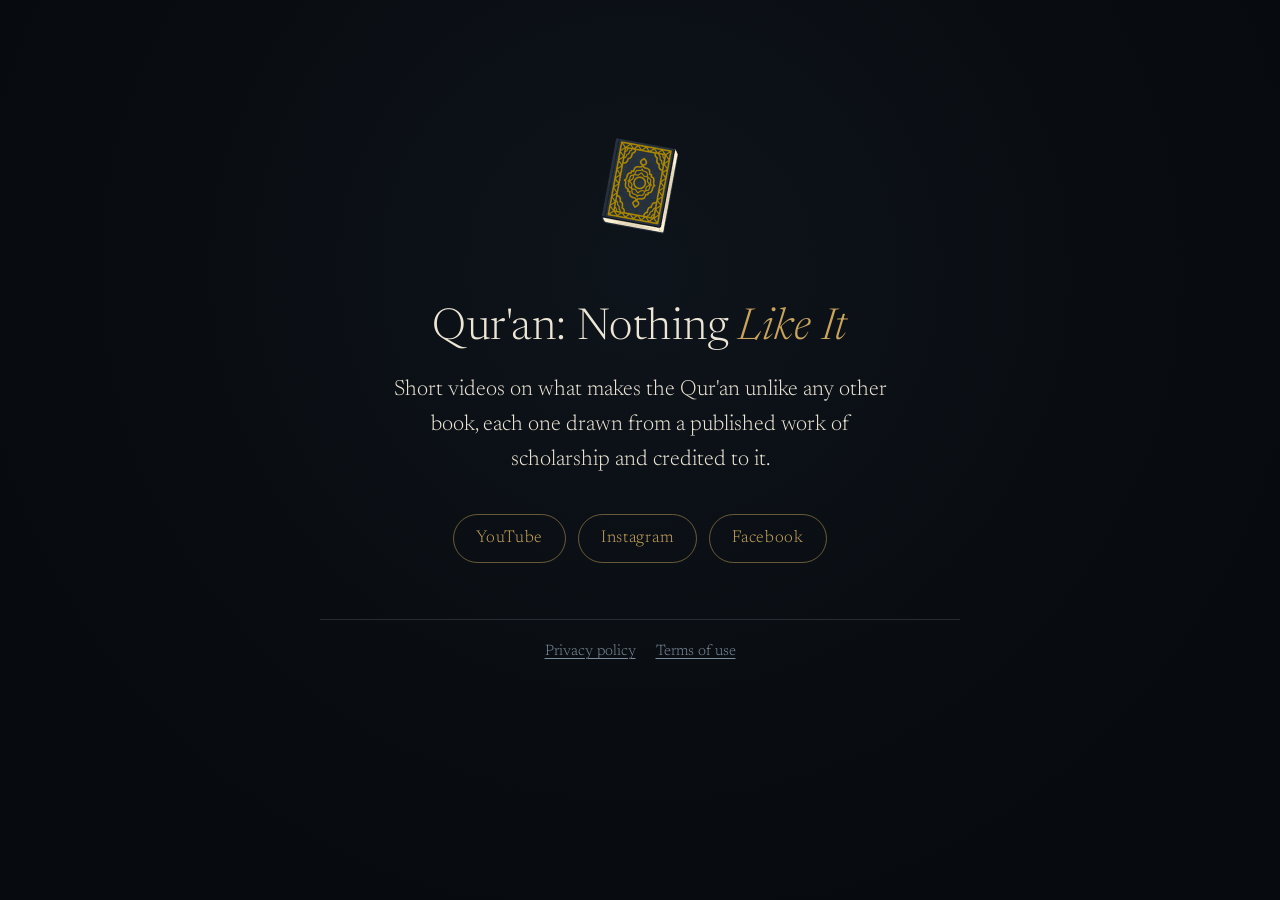
<file: index.html>
<!doctype html>
<html lang="en">
<head>
<meta charset="utf-8">
<meta name="viewport" content="width=device-width, initial-scale=1">
<title>Qur'an: Nothing Like It</title>
<meta name="description" content="Short videos on what makes the Qur'an unlike any other book, drawn from published scholarship.">
<link rel="icon" href="favicon.png">
<link rel="preconnect" href="https://fonts.googleapis.com">
<link rel="preconnect" href="https://fonts.gstatic.com" crossorigin>
<link href="https://fonts.googleapis.com/css2?family=Newsreader:ital,opsz,wght@0,6..72,300;0,6..72,400;1,6..72,300&display=swap" rel="stylesheet">
<link rel="stylesheet" href="style.css">
</head>
<body>
<main class="home">
  <img class="icon" src="icon.png" alt="An open Qur'an drawn in gold lines">
  <p class="wordmark">Qur'an: Nothing <em>Like It</em></p>
  <p class="lede">Short videos on what makes the Qur'an unlike any other book, each one drawn from a published work of scholarship and credited to it.</p>
  <nav class="channels" aria-label="Our channels">
    <a href="https://www.youtube.com/channel/UCLHwbd36Y7jf3jEWnOgt_kQ">YouTube</a>
    <a href="https://instagram.com/quran.nothing_like_it">Instagram</a>
    <a href="https://facebook.com/1340135412508253">Facebook</a>
  </nav>
  <footer>
    <a href="privacy.html">Privacy policy</a>
    <a href="terms.html">Terms of use</a>
  </footer>
</main>
</body>
</html>
</file>
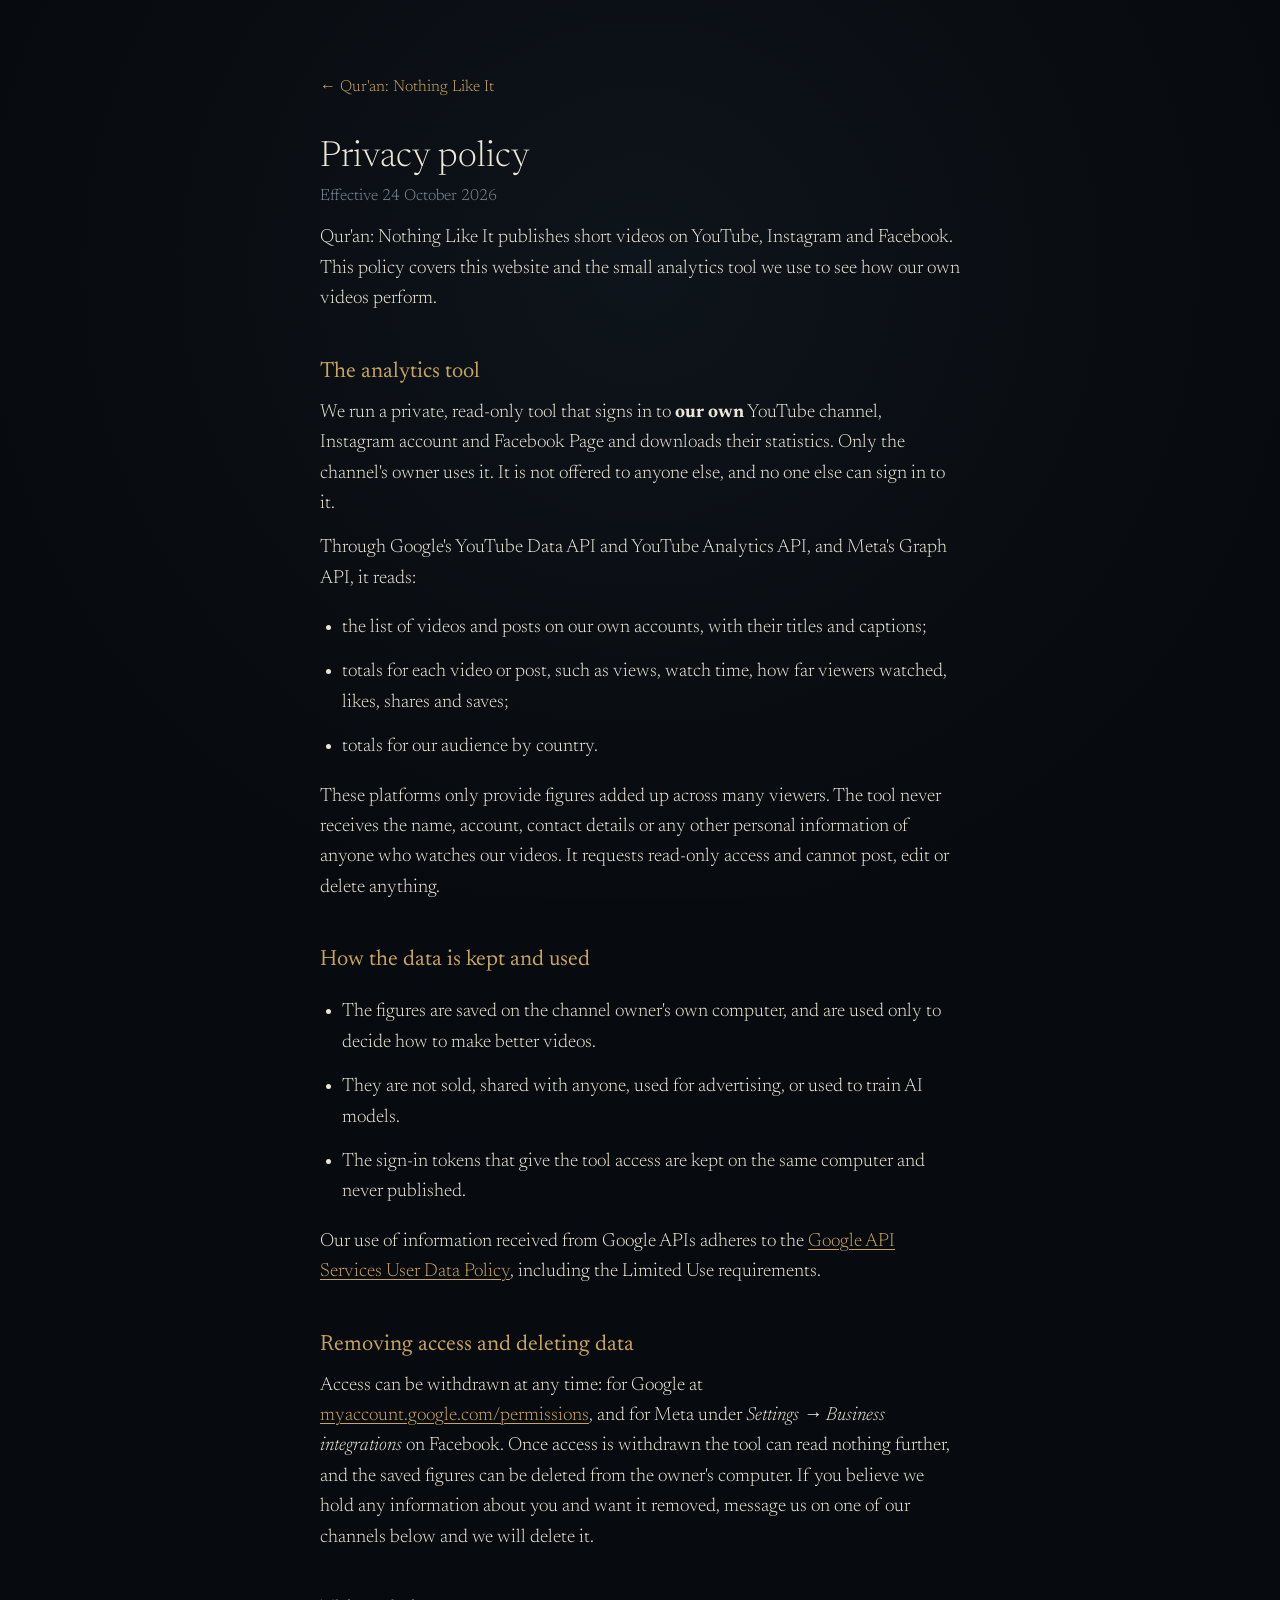
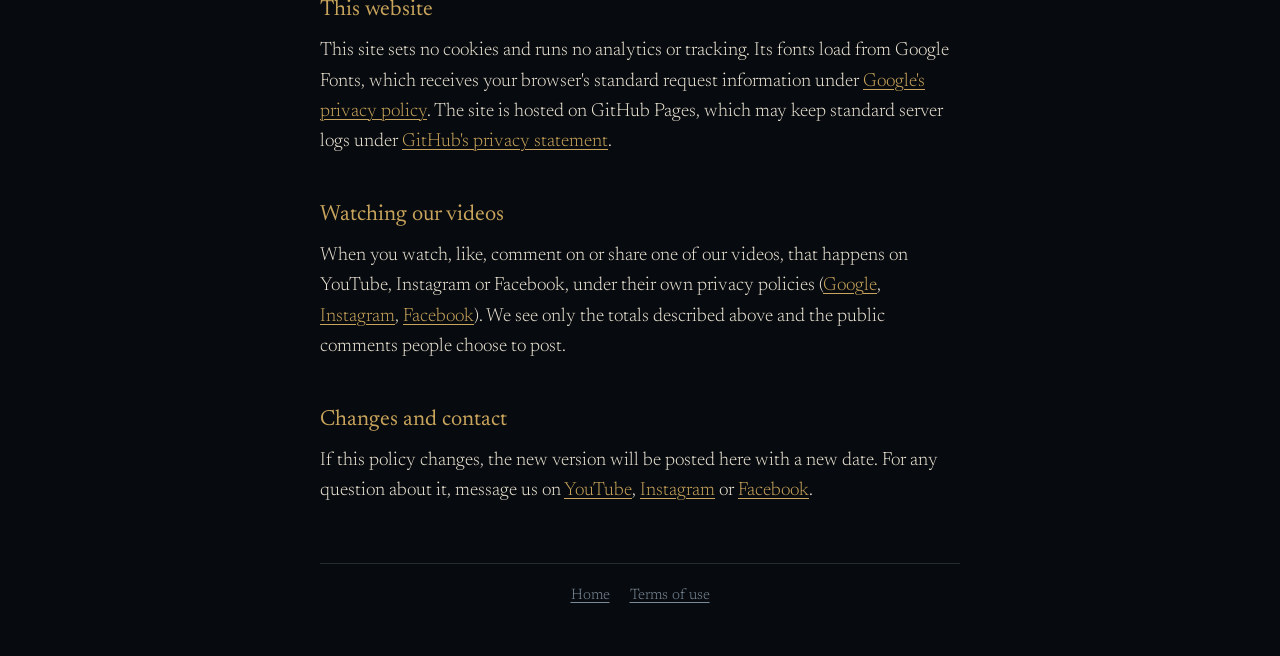
<file: privacy.html>
<!doctype html>
<html lang="en">
<head>
<meta charset="utf-8">
<meta name="viewport" content="width=device-width, initial-scale=1">
<title>Privacy Policy · Qur'an: Nothing Like It</title>
<link rel="icon" href="favicon.png">
<link rel="preconnect" href="https://fonts.googleapis.com">
<link rel="preconnect" href="https://fonts.gstatic.com" crossorigin>
<link href="https://fonts.googleapis.com/css2?family=Newsreader:ital,opsz,wght@0,6..72,300;0,6..72,400;1,6..72,300&display=swap" rel="stylesheet">
<link rel="stylesheet" href="style.css">
</head>
<body>
<main>
  <a class="back" href="./">← Qur'an: Nothing Like It</a>
  <h1>Privacy policy</h1>
  <p class="muted small">Effective 24 October 2026</p>

  <p>Qur'an: Nothing Like It publishes short videos on YouTube, Instagram and Facebook. This policy covers this website and the small analytics tool we use to see how our own videos perform.</p>

  <h2>The analytics tool</h2>
  <p>We run a private, read-only tool that signs in to <strong>our own</strong> YouTube channel, Instagram account and Facebook Page and downloads their statistics. Only the channel's owner uses it. It is not offered to anyone else, and no one else can sign in to it.</p>
  <p>Through Google's YouTube Data API and YouTube Analytics API, and Meta's Graph API, it reads:</p>
  <ul>
    <li>the list of videos and posts on our own accounts, with their titles and captions;</li>
    <li>totals for each video or post, such as views, watch time, how far viewers watched, likes, shares and saves;</li>
    <li>totals for our audience by country.</li>
  </ul>
  <p>These platforms only provide figures added up across many viewers. The tool never receives the name, account, contact details or any other personal information of anyone who watches our videos. It requests read-only access and cannot post, edit or delete anything.</p>

  <h2>How the data is kept and used</h2>
  <ul>
    <li>The figures are saved on the channel owner's own computer, and are used only to decide how to make better videos.</li>
    <li>They are not sold, shared with anyone, used for advertising, or used to train AI models.</li>
    <li>The sign-in tokens that give the tool access are kept on the same computer and never published.</li>
  </ul>
  <p>Our use of information received from Google APIs adheres to the <a href="https://developers.google.com/terms/api-services-user-data-policy">Google API Services User Data Policy</a>, including the Limited Use requirements.</p>

  <h2>Removing access and deleting data</h2>
  <p>Access can be withdrawn at any time: for Google at <a href="https://myaccount.google.com/permissions">myaccount.google.com/permissions</a>, and for Meta under <em>Settings → Business integrations</em> on Facebook. Once access is withdrawn the tool can read nothing further, and the saved figures can be deleted from the owner's computer. If you believe we hold any information about you and want it removed, message us on one of our channels below and we will delete it.</p>

  <h2>This website</h2>
  <p>This site sets no cookies and runs no analytics or tracking. Its fonts load from Google Fonts, which receives your browser's standard request information under <a href="https://policies.google.com/privacy">Google's privacy policy</a>. The site is hosted on GitHub Pages, which may keep standard server logs under <a href="https://docs.github.com/en/site-policy/privacy-policies/github-general-privacy-statement">GitHub's privacy statement</a>.</p>

  <h2>Watching our videos</h2>
  <p>When you watch, like, comment on or share one of our videos, that happens on YouTube, Instagram or Facebook, under their own privacy policies (<a href="https://policies.google.com/privacy">Google</a>, <a href="https://privacycenter.instagram.com/policy">Instagram</a>, <a href="https://www.facebook.com/privacy/policy">Facebook</a>). We see only the totals described above and the public comments people choose to post.</p>

  <h2>Changes and contact</h2>
  <p>If this policy changes, the new version will be posted here with a new date. For any question about it, message us on <a href="https://www.youtube.com/channel/UCLHwbd36Y7jf3jEWnOgt_kQ">YouTube</a>, <a href="https://instagram.com/quran.nothing_like_it">Instagram</a> or <a href="https://facebook.com/1340135412508253">Facebook</a>.</p>

  <footer>
    <a href="./">Home</a>
    <a href="terms.html">Terms of use</a>
  </footer>
</main>
</body>
</html>
</file>
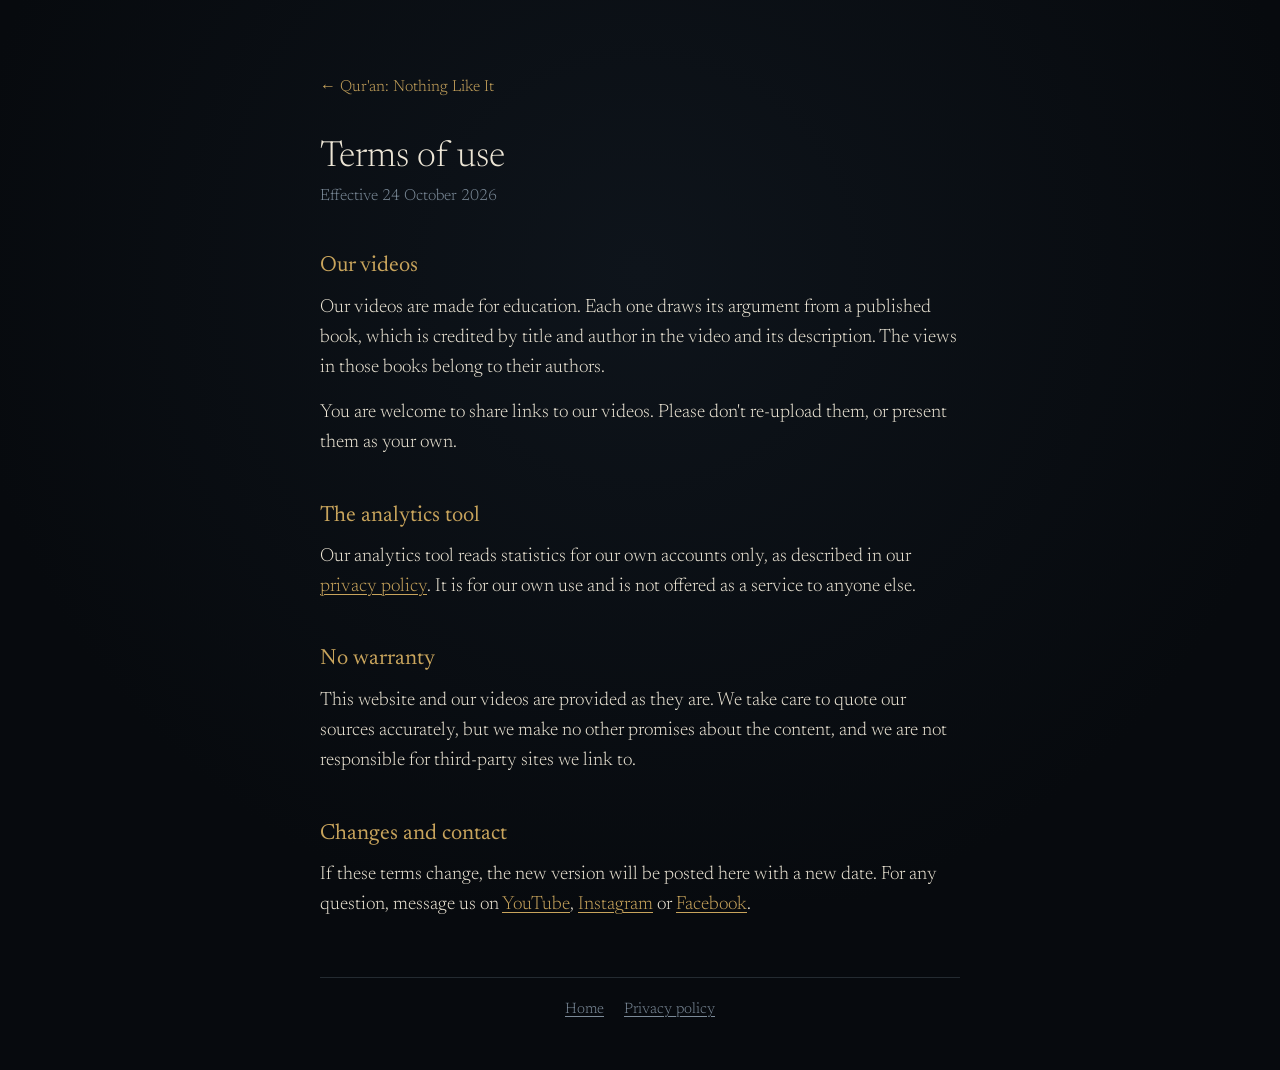
<file: terms.html>
<!doctype html>
<html lang="en">
<head>
<meta charset="utf-8">
<meta name="viewport" content="width=device-width, initial-scale=1">
<title>Terms of Use · Qur'an: Nothing Like It</title>
<link rel="icon" href="favicon.png">
<link rel="preconnect" href="https://fonts.googleapis.com">
<link rel="preconnect" href="https://fonts.gstatic.com" crossorigin>
<link href="https://fonts.googleapis.com/css2?family=Newsreader:ital,opsz,wght@0,6..72,300;0,6..72,400;1,6..72,300&display=swap" rel="stylesheet">
<link rel="stylesheet" href="style.css">
</head>
<body>
<main>
  <a class="back" href="./">← Qur'an: Nothing Like It</a>
  <h1>Terms of use</h1>
  <p class="muted small">Effective 24 October 2026</p>

  <h2>Our videos</h2>
  <p>Our videos are made for education. Each one draws its argument from a published book, which is credited by title and author in the video and its description. The views in those books belong to their authors.</p>
  <p>You are welcome to share links to our videos. Please don't re-upload them, or present them as your own.</p>

  <h2>The analytics tool</h2>
  <p>Our analytics tool reads statistics for our own accounts only, as described in our <a href="privacy.html">privacy policy</a>. It is for our own use and is not offered as a service to anyone else.</p>

  <h2>No warranty</h2>
  <p>This website and our videos are provided as they are. We take care to quote our sources accurately, but we make no other promises about the content, and we are not responsible for third-party sites we link to.</p>

  <h2>Changes and contact</h2>
  <p>If these terms change, the new version will be posted here with a new date. For any question, message us on <a href="https://www.youtube.com/channel/UCLHwbd36Y7jf3jEWnOgt_kQ">YouTube</a>, <a href="https://instagram.com/quran.nothing_like_it">Instagram</a> or <a href="https://facebook.com/1340135412508253">Facebook</a>.</p>

  <footer>
    <a href="./">Home</a>
    <a href="privacy.html">Privacy policy</a>
  </footer>
</main>
</body>
</html>
</file>
<file: style.css>
:root {
  --ink: #0E141B;
  --ink-deep: #070A0E;
  --parchment: #EDE6D6;
  --muted: #7C8B99;
  --gold: #C8A45C;
}

* { box-sizing: border-box; }

html { background: var(--ink-deep); }

body {
  margin: 0;
  min-height: 100vh;
  background: radial-gradient(ellipse at 50% 30%, var(--ink) 0%, var(--ink-deep) 75%) fixed;
  color: var(--parchment);
  font-family: 'Newsreader', Georgia, 'Times New Roman', serif;
  font-weight: 300;
  font-size: 19px;
  line-height: 1.6;
  -webkit-font-smoothing: antialiased;
}

main {
  max-width: 680px;
  margin: 0 auto;
  padding: 72px 20px 48px;
}

a { color: var(--gold); text-decoration-thickness: 1px; text-underline-offset: 3px; }
a:hover { color: var(--parchment); }

.wordmark {
  font-size: 44px;
  font-weight: 300;
  line-height: 1.15;
  margin: 0 0 8px;
  letter-spacing: 0.01em;
}
.wordmark em { color: var(--gold); font-style: italic; }

h1 { font-size: 36px; font-weight: 300; line-height: 1.2; margin: 0 0 4px; }
h2 { font-size: 22px; font-weight: 400; margin: 40px 0 8px; color: var(--gold); }
p, li { margin: 0 0 14px; }
ul { padding-left: 22px; }

.muted { color: var(--muted); }
.small { font-size: 16px; }

/* Home */
.home { text-align: center; padding-top: 96px; }
.home img.icon { width: 180px; height: auto; display: block; margin: 0 auto 28px; }
.home .lede { font-size: 22px; max-width: 520px; margin: 18px auto 36px; }
.channels { display: flex; flex-wrap: wrap; gap: 12px; justify-content: center; margin-bottom: 56px; }
.channels a {
  display: inline-block;
  padding: 10px 22px;
  border: 1px solid rgba(200, 164, 92, 0.5);
  border-radius: 999px;
  text-decoration: none;
  font-size: 17px;
  letter-spacing: 0.04em;
}
.channels a:hover { background: rgba(200, 164, 92, 0.12); }

.back { display: inline-block; margin-bottom: 36px; font-size: 16px; text-decoration: none; }

footer {
  border-top: 1px solid rgba(124, 139, 153, 0.25);
  margin-top: 56px;
  padding-top: 20px;
  font-size: 15px;
  color: var(--muted);
  text-align: center;
}
footer a { color: var(--muted); margin: 0 8px; }
</file>
